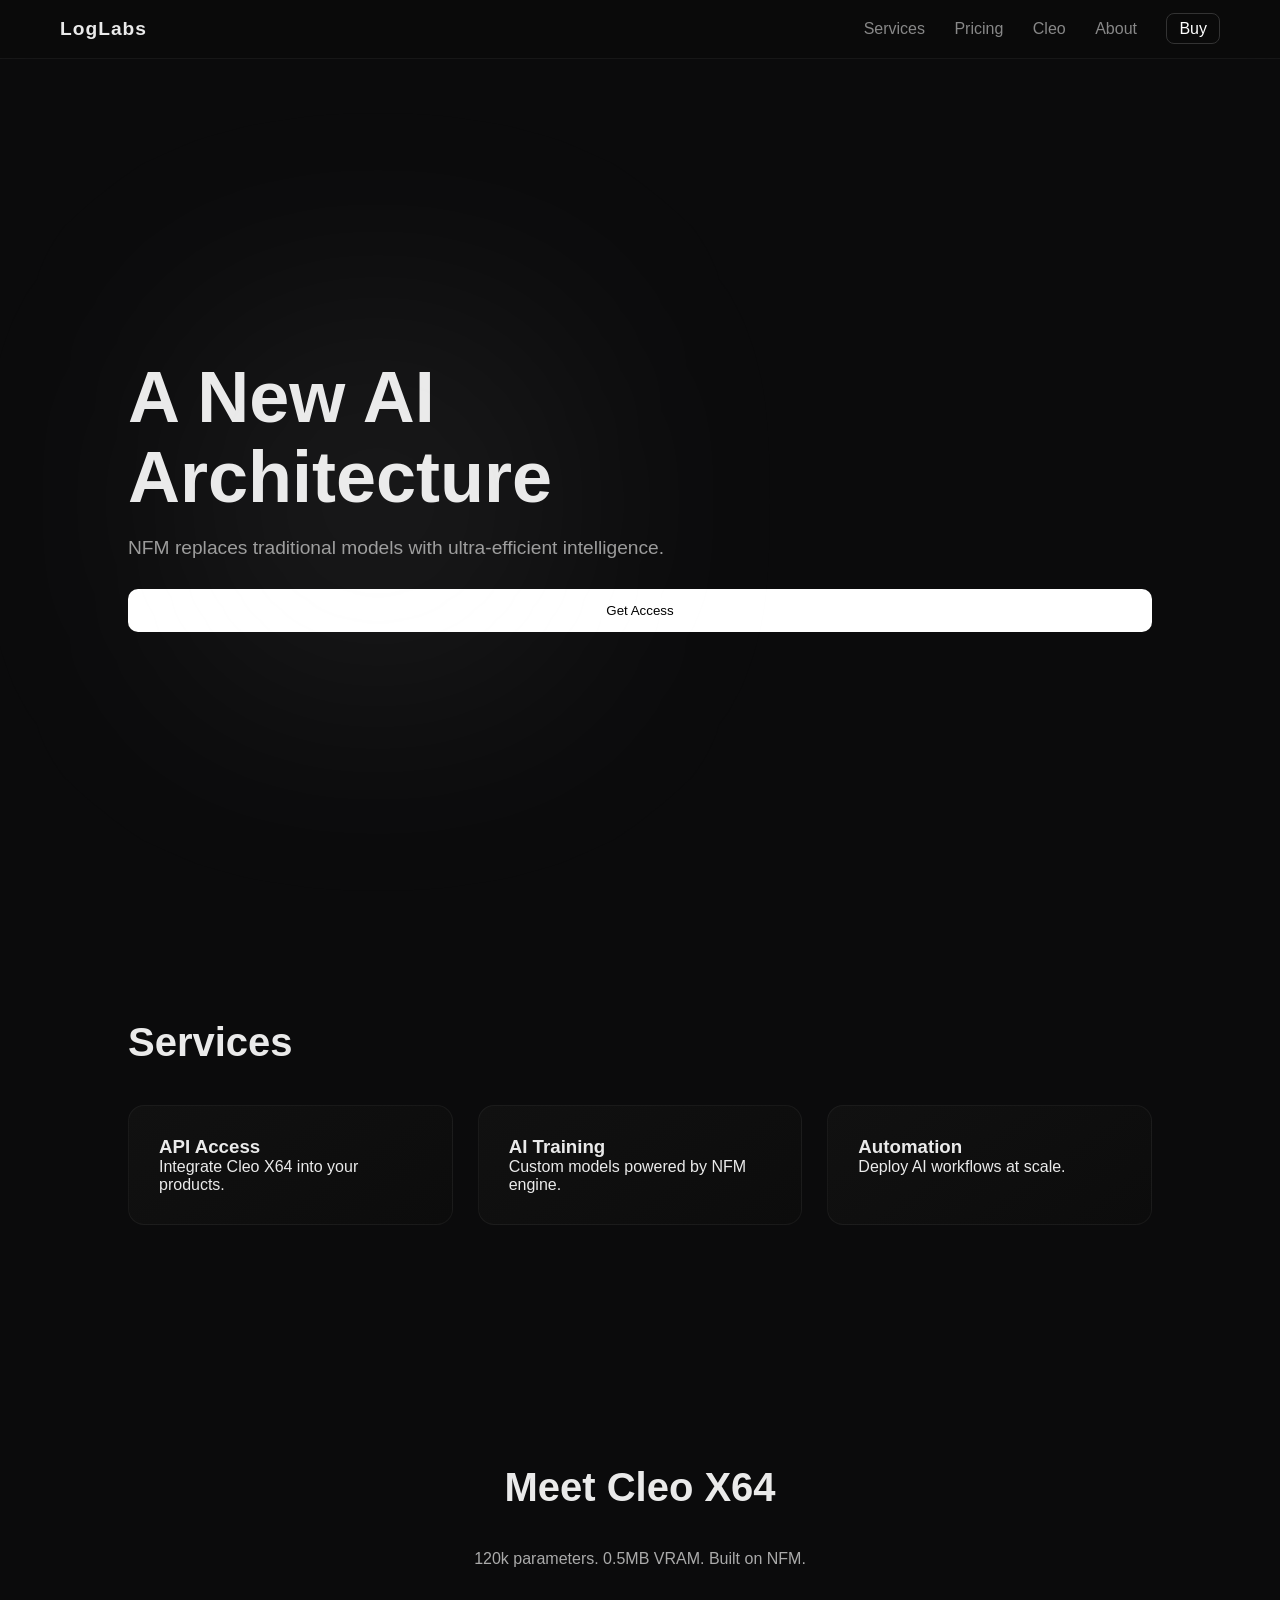
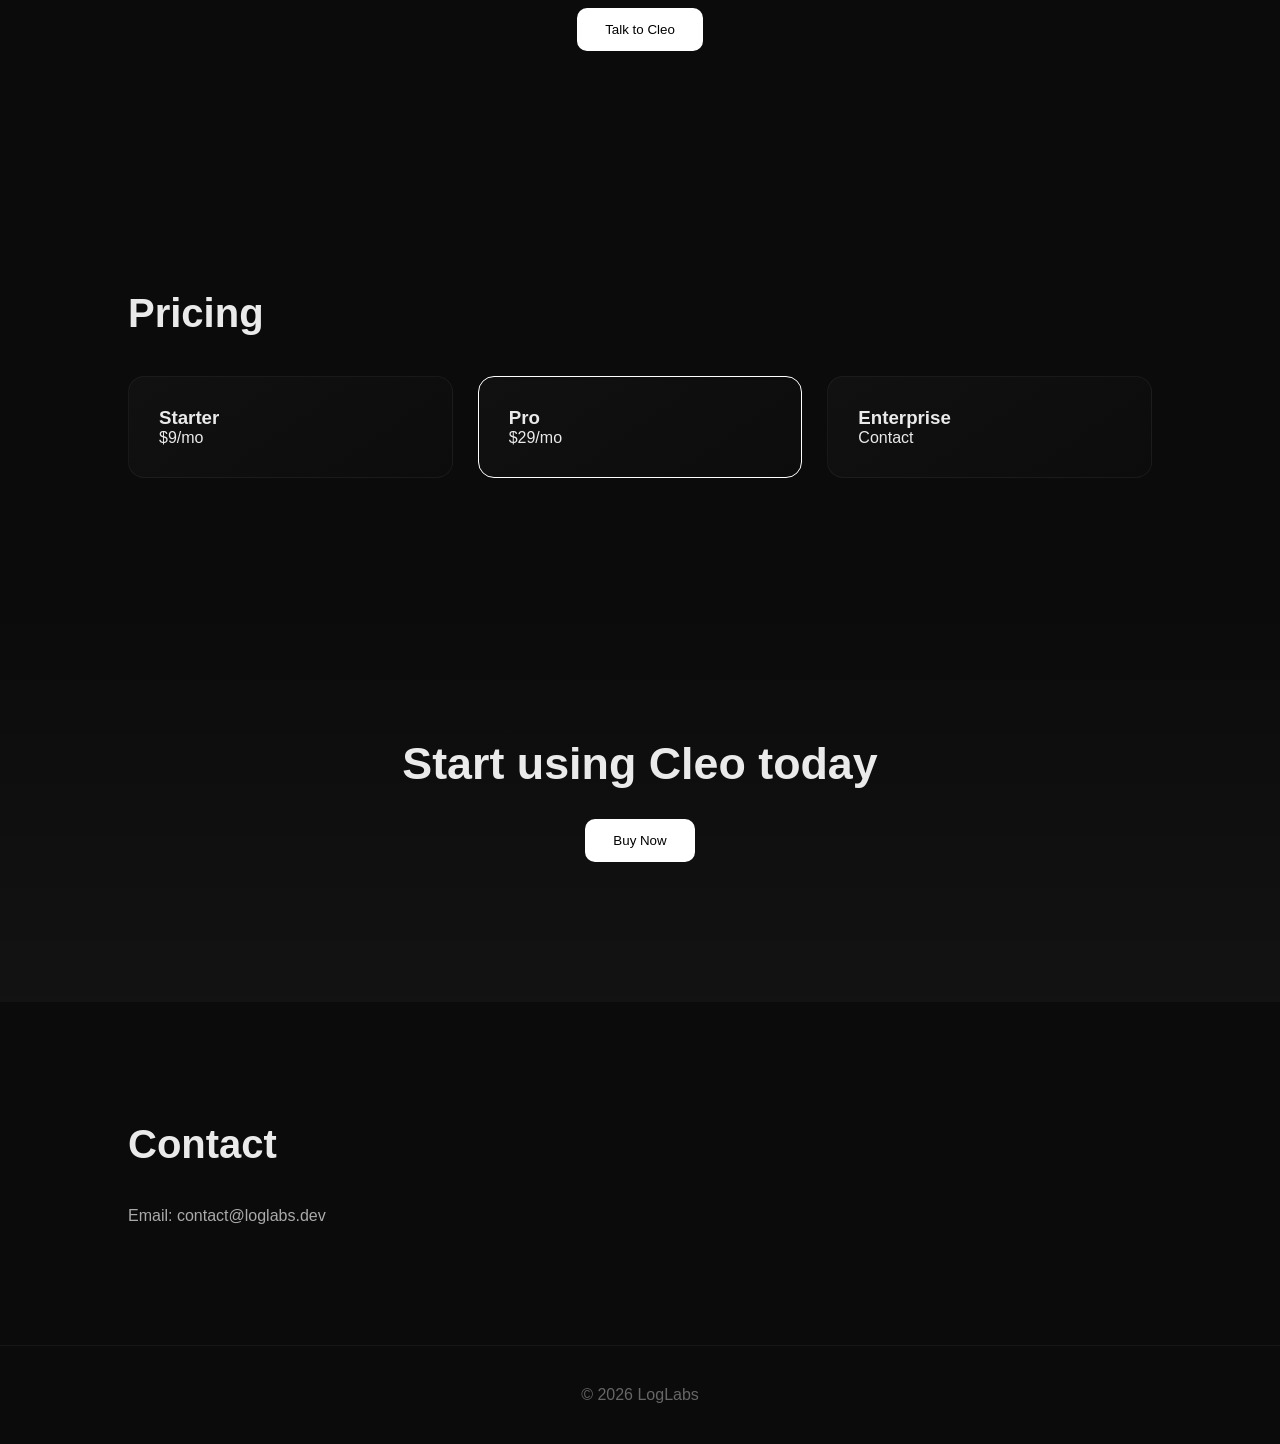
<file: index.html>
<!DOCTYPE html>
<html lang="en">
<head>
  <meta charset="UTF-8" />
  <meta name="viewport" content="width=device-width, initial-scale=1.0"/>
  <title>LogLabs</title>
  <link rel="stylesheet" href="styles.css" />
</head>
<body>

<header>
  <div class="logo">LogLabs</div>
  <nav>
    <a href="#services">Services</a>
    <a href="#pricing">Pricing</a>
    <a href="#cleo">Cleo</a>
    <a href="pages/about.html">About</a>
    <a href="#contact" class="cta">Buy</a>
  </nav>
</header>

<main>

<section class="hero">
 <h1>A New AI Architecture</h1>
<p>NFM replaces traditional models with ultra-efficient intelligence.</p>
  <button id="ctaBtn">Get Access</button>
</section>

<section id="services" class="section">
  <h2>Services</h2>
  <div class="grid">
    <div class="card">
      <h3>API Access</h3>
      <p>Integrate Cleo X64 into your products.</p>
    </div>
    <div class="card">
      <h3>AI Training</h3>
      <p>Custom models powered by NFM engine.</p>
    </div>
    <div class="card">
      <h3>Automation</h3>
      <p>Deploy AI workflows at scale.</p>
    </div>
  </div>
</section>

<section id="cleo" class="section">
  <h2>Meet Cleo X64</h2>
  <p>120k parameters. 0.5MB VRAM. Built on NFM.</p>
  <button>Talk to Cleo</button>
</section>

<section id="pricing" class="section">
  <h2>Pricing</h2>
  <div class="grid">
    <div class="card">
      <h3>Starter</h3>
      <p>$9/mo</p>
    </div>
    <div class="card highlight">
      <h3>Pro</h3>
      <p>$29/mo</p>
    </div>
    <div class="card">
      <h3>Enterprise</h3>
      <p>Contact</p>
    </div>
  </div>
</section>

<section class="cta-section">
  <h2>Start using Cleo today</h2>
  <button>Buy Now</button>
</section>

<section id="contact" class="section">
  <h2>Contact</h2>
  <p>Email: contact@loglabs.dev</p>
</section>

</main>

<footer>
  <p>© 2026 LogLabs</p>
</footer>

<script src="script.js"></script>
</body>
</html>
</file>
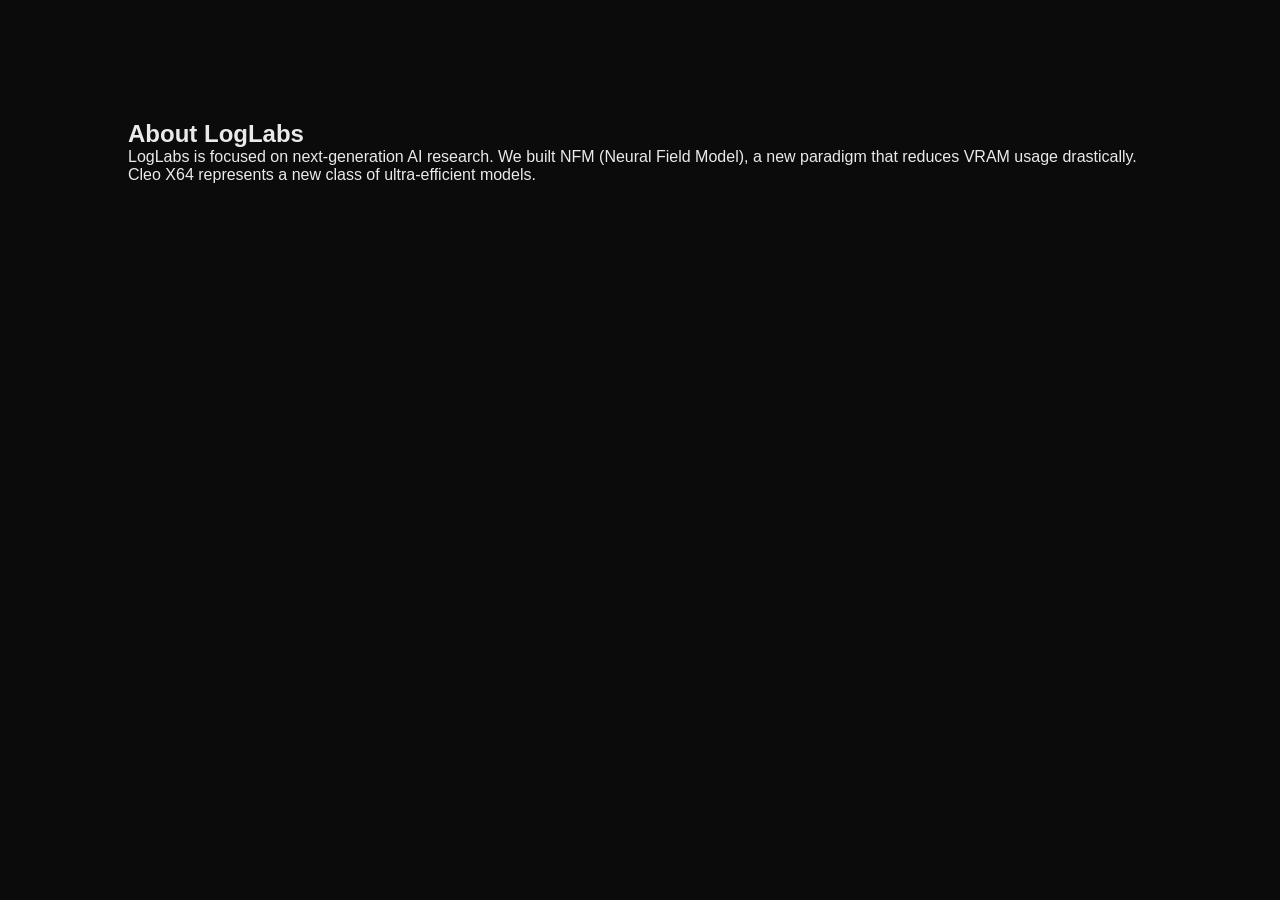
<file: pages/about.html>
<!DOCTYPE html>
<html lang="en">
<head>
  <meta charset="UTF-8">
  <title>About - LogLabs</title>
  <link rel="stylesheet" href="../styles.css">
</head>
<body>

<section class="section">
  <h1>About LogLabs</h1>
  <p>
    LogLabs is focused on next-generation AI research.
    We built NFM (Neural Field Model), a new paradigm that reduces VRAM usage drastically.
  </p>

  <p>
    Cleo X64 represents a new class of ultra-efficient models.
  </p>
</section>

</body>
</html>
</file>
<file: styles.css>
/* RESET */
* {
  margin: 0;
  padding: 0;
  box-sizing: border-box;
  font-family: -apple-system, BlinkMacSystemFont, "SF Pro Display", sans-serif;
}

body {
  background: #0b0b0c;
  color: #eaeaea;
  overflow-x: hidden;
}

/* NAVBAR */
header {
  position: fixed;
  width: 100%;
  top: 0;
  padding: 18px 60px;
  display: flex;
  justify-content: space-between;
  align-items: center;
  background: rgba(10,10,10,0.6);
  backdrop-filter: blur(20px);
  border-bottom: 1px solid rgba(255,255,255,0.05);
  z-index: 1000;
}

.logo {
  font-weight: 600;
  font-size: 1.2rem;
  letter-spacing: 1px;
}

nav a {
  margin-left: 25px;
  text-decoration: none;
  color: #888;
  transition: 0.3s;
}

nav a:hover {
  color: #fff;
}

nav .cta {
  color: #fff;
  border: 1px solid #333;
  padding: 6px 12px;
  border-radius: 8px;
}

/* HERO */
main {
  margin-top: 90px;
}

.hero {
  height: 90vh;
  display: flex;
  flex-direction: column;
  justify-content: center;
  padding: 0 10%;
  position: relative;
}

.hero::before {
  content: "";
  position: absolute;
  width: 500px;
  height: 500px;
  background: radial-gradient(circle, rgba(255,255,255,0.08), transparent);
  filter: blur(100px);
  top: 20%;
  left: 10%;
}

.hero h1 {
  font-size: 4.5rem;
  font-weight: 600;
  line-height: 1.1;
  max-width: 700px;
}

.hero p {
  margin-top: 20px;
  color: #9a9a9a;
  font-size: 1.2rem;
}

button {
  margin-top: 30px;
  background: white;
  color: black;
  border: none;
  padding: 14px 28px;
  border-radius: 10px;
  font-weight: 500;
  cursor: pointer;
  transition: 0.25s;
}

button:hover {
  transform: translateY(-2px);
  opacity: 0.9;
}

/* SECTIONS */
.section {
  padding: 120px 10%;
}

.section h2 {
  font-size: 2.5rem;
  margin-bottom: 40px;
}

/* GRID */
.grid {
  display: grid;
  grid-template-columns: repeat(auto-fit, minmax(260px, 1fr));
  gap: 25px;
}

/* CARDS */
.card {
  background: linear-gradient(145deg, #111, #0c0c0c);
  padding: 30px;
  border-radius: 16px;
  border: 1px solid rgba(255,255,255,0.05);
  transition: 0.3s;
  position: relative;
  overflow: hidden;
}

.card::after {
  content: "";
  position: absolute;
  inset: 0;
  background: radial-gradient(circle at top, rgba(255,255,255,0.08), transparent);
  opacity: 0;
  transition: 0.3s;
}

.card:hover::after {
  opacity: 1;
}

.card:hover {
  transform: translateY(-5px);
  border-color: rgba(255,255,255,0.15);
}

.card.highlight {
  border: 1px solid #fff;
}

/* CLEO */
#cleo {
  text-align: center;
}

#cleo p {
  color: #aaa;
  max-width: 500px;
  margin: 10px auto;
}

/* CTA */
.cta-section {
  text-align: center;
  padding: 140px 20px;
  background: linear-gradient(to bottom, transparent, rgba(255,255,255,0.03));
}

.cta-section h2 {
  font-size: 2.8rem;
}

/* CONTACT */
#contact p {
  color: #aaa;
}

/* FOOTER */
footer {
  padding: 40px;
  text-align: center;
  color: #666;
  border-top: 1px solid rgba(255,255,255,0.05);
}
</file>
